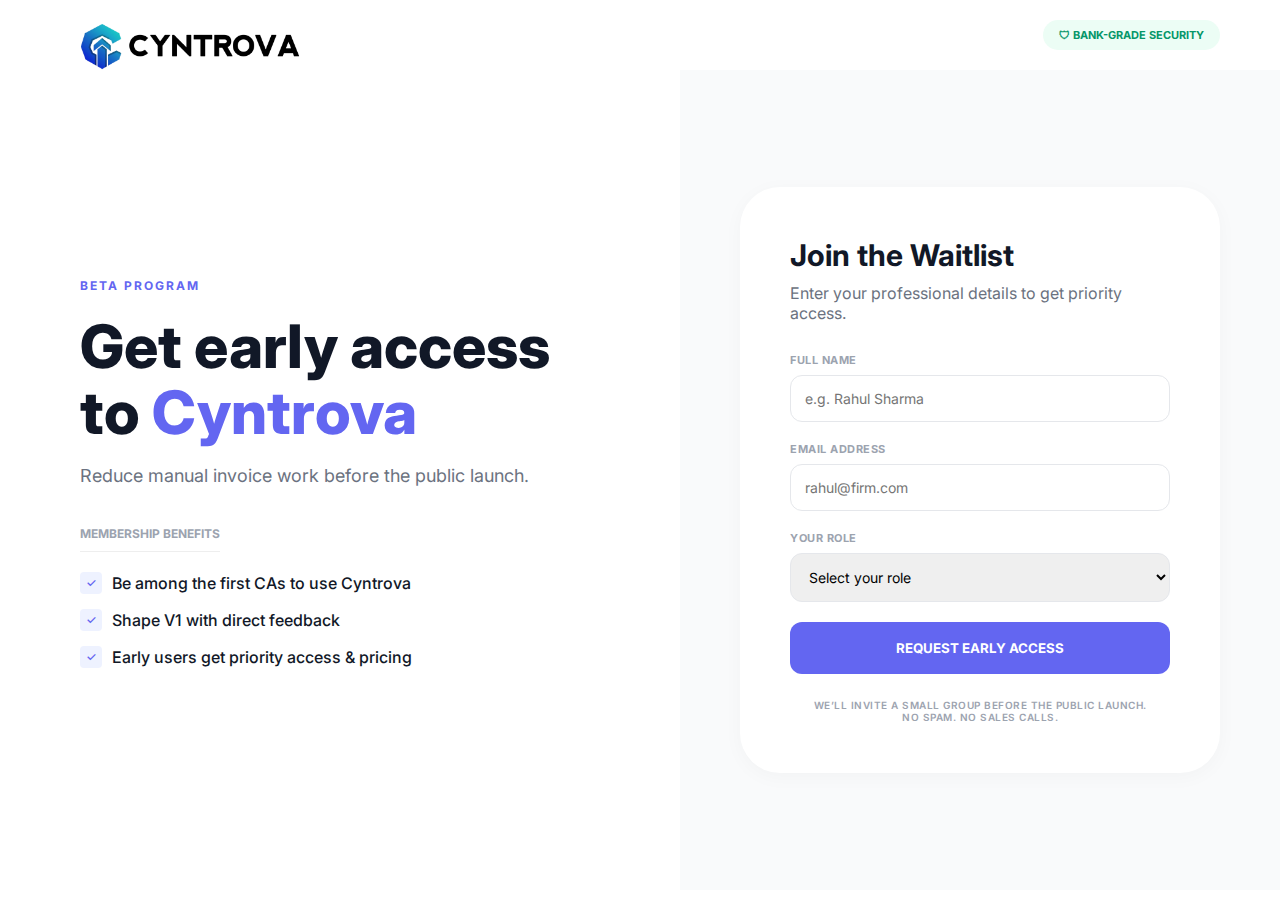
<file: FRONTEND/form.html>
<!DOCTYPE html>
<html lang="en">
<head>
    <meta charset="UTF-8">
    <meta name="viewport" content="width=device-width, initial-scale=1.0">
    <title>Cyntrova | Early Access</title>
    <link rel="stylesheet" href="./css/form.css">
    <link href="https://fonts.googleapis.com/css2?family=Inter:wght@400;500;600;700;800&display=swap" rel="stylesheet">
</head>
<body>

    <nav class="navbar">
        <div class="logo">
            <img src="./assets/20260114_120709.jpg" alt="logo">
        </div>
        <div class="security-badge">
            <span class="shield-icon">🛡</span> BANK-GRADE SECURITY
        </div>
    </nav>

    <main class="container">
        <section class="content-side">
            <p class="beta-tag">BETA PROGRAM</p>
            <h1>Get early access <br> to <span>Cyntrova</span></h1>
            <p class="description">Reduce manual invoice work before the public launch.</p>

            <div class="benefits">
                <p class="benefit-head">MEMBERSHIP BENEFITS</p>
                <ul>
                    <li><span class="check">✓</span> Be among the first CAs to use Cyntrova</li>
                    <li><span class="check">✓</span> Shape V1 with direct feedback</li>
                    <li><span class="check">✓</span> Early users get priority access & pricing</li>
                </ul>
            </div>
        </section>

        <section class="form-side">
            <div class="form-card">
                <h2>Join the Waitlist</h2>
                <p class="form-subtext">Enter your professional details to get priority access.</p>

                <form name="contact" method="POST" data-netlify="true" action="thank.html" netlify-honeypot="bot-field">
                    <input type="hidden" name="form-name" value="contact" />
                    <p style="display:none">
                        <label>Don’t fill this out: <input name="bot-field" /></label>
                    </p>

                    <div class="input-group">
                        <label>FULL NAME</label>
                        <input type="text" name="name" placeholder="e.g. Rahul Sharma" required>
                    </div>

                    <div class="input-group">
                        <label>EMAIL ADDRESS</label>
                        <input type="email" name="email" placeholder="rahul@firm.com" required>
                    </div>

                    <div class="input-group">
                        <label>YOUR ROLE</label>
                        <select name="role" required>
                            <option value="" disabled selected>Select your role</option>
                            <option value="ca">Chartered Accountant</option>
                            <option value="business-owner">Business Owner</option>
                            <option value="other">Other</option>
                        </select>
                    </div>

                    <button type="submit" class="submit-btn">REQUEST EARLY ACCESS</button>
                </form>

                <p class="footer-note">
                    WE’LL INVITE A SMALL GROUP BEFORE THE PUBLIC LAUNCH.<br>
                    NO SPAM. NO SALES CALLS.
                </p>
            </div>
        </section>
    </main>

</body>
</html>
</file>
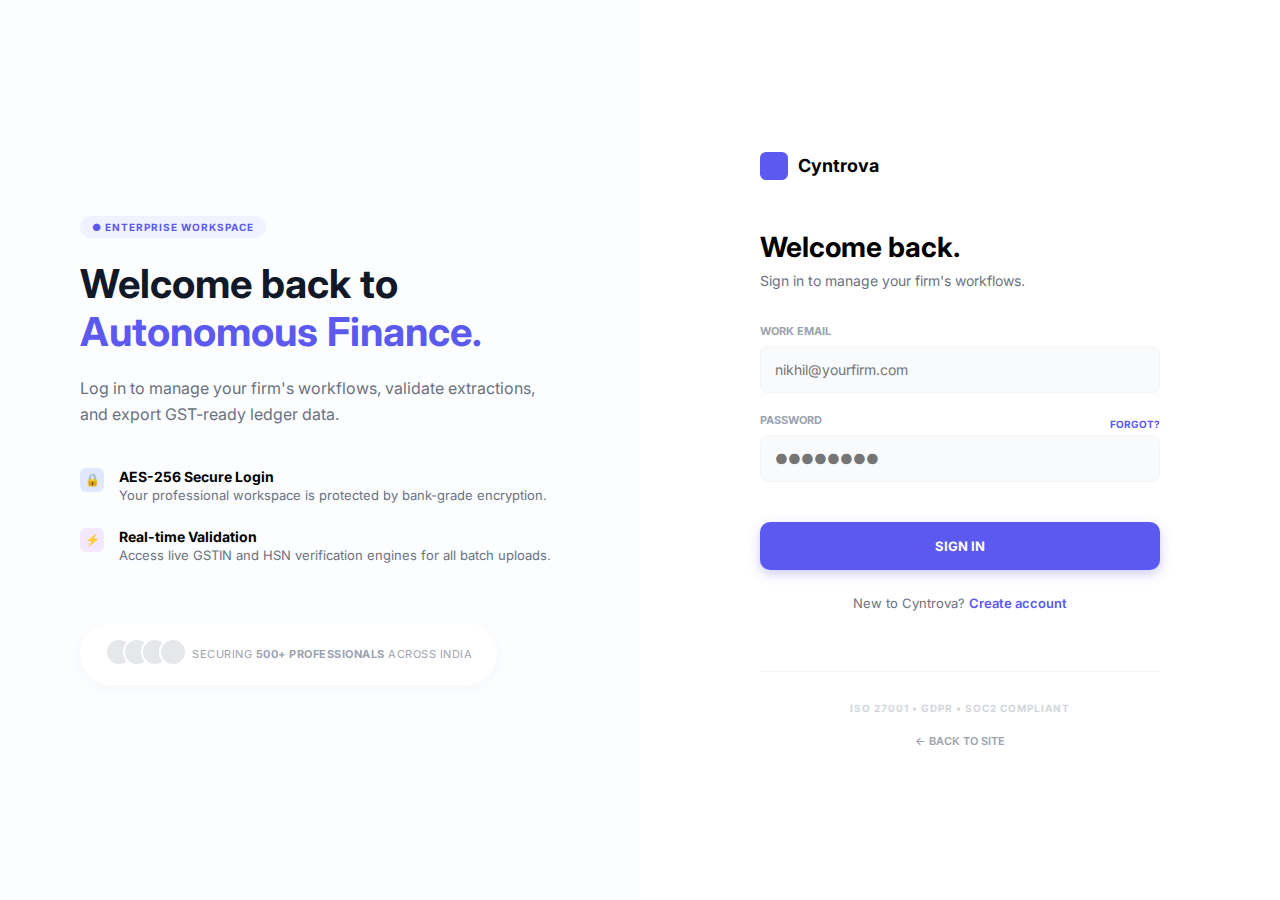
<file: FRONTEND/login.html>
<!DOCTYPE html>
<html lang="en">
<head>
    <meta charset="UTF-8">
    <meta name="viewport" content="width=device-width, initial-scale=1.0">
    <title>Cyntrova - Login</title>
    <link rel="stylesheet" href="./css/login.css"> 
    <link href="https://fonts.googleapis.com/css2?family=Inter:wght@400;500;600;700&display=swap" rel="stylesheet">
</head>
<body>
    <div class="auth-container">
        <section class="auth-info-side">
            <div class="info-content">
                <span class="auth-badge">● ENTERPRISE WORKSPACE</span>
                <h1>Welcome back to <span class="text-blue">Autonomous Finance.</span></h1>
                <p class="auth-subtitle">Log in to manage your firm's workflows, validate extractions, and export GST-ready ledger data.</p>
                
                <div class="auth-features">
                    <div class="feat-item">
                        <div class="feat-icon blue-bg">🔒</div>
                        <div class="feat-text">
                            <strong>AES-256 Secure Login</strong>
                            <p>Your professional workspace is protected by bank-grade encryption.</p>
                        </div>
                    </div>
                    <div class="feat-item">
                        <div class="feat-icon purple-bg">⚡</div>
                        <div class="feat-text">
                            <strong>Real-time Validation</strong>
                            <p>Access live GSTIN and HSN verification engines for all batch uploads.</p>
                        </div>
                    </div>
                </div>

                <div class="auth-trust-pill">
                    <div class="avatar-group">
                        <span></span><span></span><span></span><span></span>
                    </div>
                    <p>SECURING <strong>500+ PROFESSIONALS</strong> ACROSS INDIA</p>
                </div>
            </div>
        </section>

        <section class="auth-form-side">
            <div class="auth-form-wrapper">
                <div class="auth-logo">
                    <div class="logo-box"></div>
                    <span>Cyntrova</span>
                </div>
                
                <h2>Welcome back.</h2>
                <p class="form-desc">Sign in to manage your firm's workflows.</p>

                <form>
                    <div class="auth-input-group">
                        <label>WORK EMAIL</label>
                        <input type="email" placeholder="nikhil@yourfirm.com">
                    </div>

                    <div class="auth-input-group">
                        <div class="label-row">
                            <label>PASSWORD</label>
                            <a href="#" class="forgot-link">FORGOT?</a>
                        </div>
                        <input type="password" placeholder="●●●●●●●●">
                    </div>

                    <button type="submit" class="auth-submit-btn">SIGN IN</button>
                    
                    <p class="auth-switch">New to Cyntrova? <a href="accountcreate.html">Create account</a></p>
                </form>

                <div class="auth-footer">
                    <p class="compliance">ISO 27001 • GDPR • SOC2 COMPLIANT</p>
                    <a href="index.html" class="back-link">← BACK TO SITE</a>
                </div>
            </div>
        </section>
    </div>
</body>
</html>
</file>
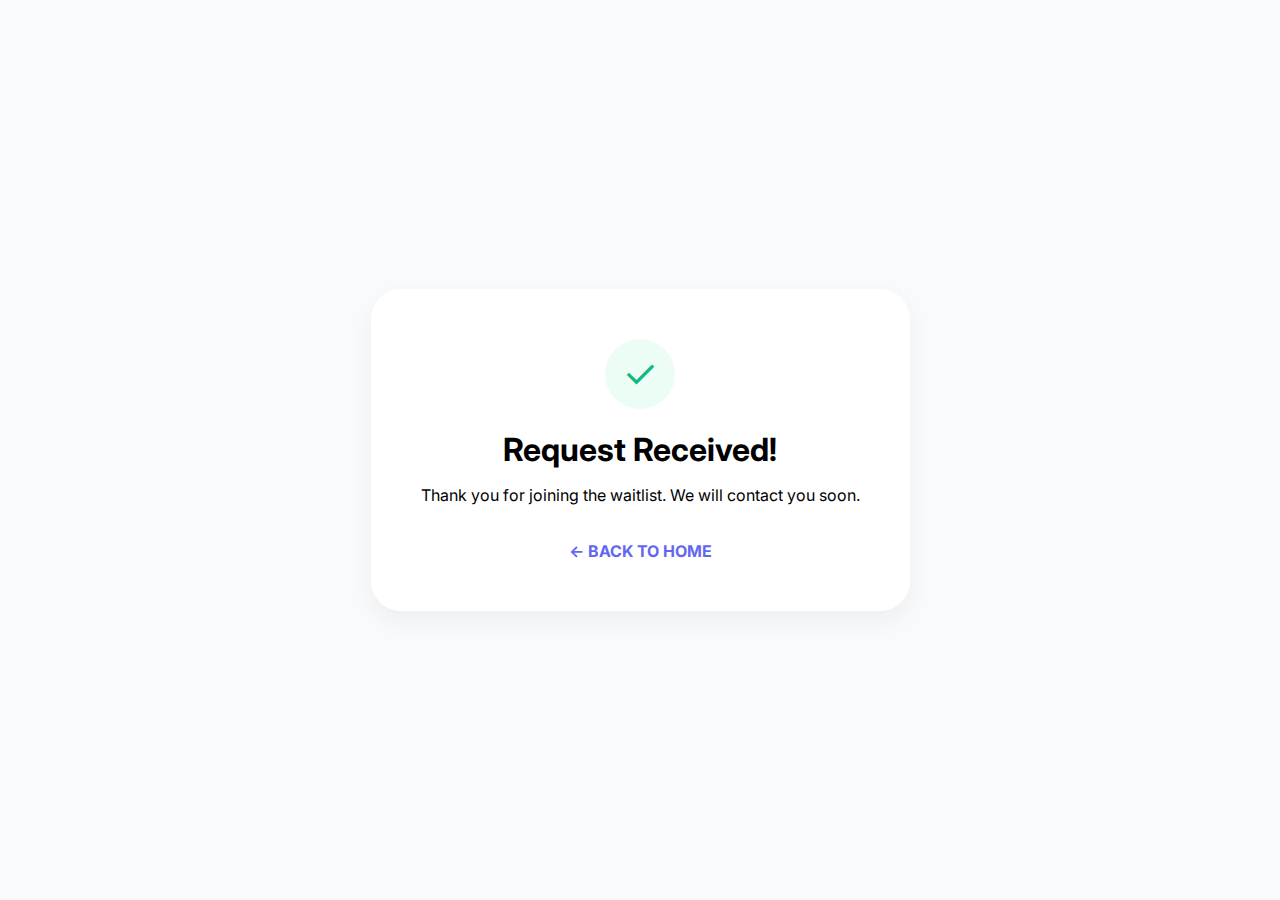
<file: FRONTEND/thank.html>
<!DOCTYPE html>
<html lang="en">
<head>
    <meta charset="UTF-8">
    <title>Success | Cyntrova</title>
    <link href="https://fonts.googleapis.com/css2?family=Inter:wght@400;700&display=swap" rel="stylesheet">
    <style>
        body { font-family: 'Inter', sans-serif; display: flex; align-items: center; justify-content: center; height: 100vh; margin: 0; background: #f9fafb; }
        .card { background: white; padding: 50px; border-radius: 30px; text-align: center; box-shadow: 0 10px 25px rgba(0,0,0,0.05); }
        .icon { font-size: 40px; color: #10b981; background: #ecfdf5; width: 70px; height: 70px; line-height: 70px; border-radius: 50%; margin: 0 auto 20px; }
        h1 { margin-bottom: 10px; }
        a { color: #6366f1; text-decoration: none; font-weight: 700; display: inline-block; margin-top: 20px; }
    </style>
</head>
<body>
    <div class="card">
        <div class="icon">✓</div>
        <h1>Request Received!</h1>
        <p>Thank you for joining the waitlist. We will contact you soon.</p>
        <a href="form.html">← BACK TO HOME</a>
    </div>
</body>
</html>
</file>
<file: FRONTEND/css/form.css>
:root {
    --primary-color: #6366f1;
    --text-dark: #111827;
    --text-light: #6b7280;
    --bg-light: #f9fafb;
}

* {
    margin: 0;
    padding: 0;
    box-sizing: border-box;
    font-family: 'Inter', sans-serif;
}

body { background-color: #ffffff; color: var(--text-dark); }

.navbar { display: flex; justify-content: space-between; align-items: center; padding: 20px 60px; }
.logo { display: flex; align-items: center; gap: 10px; font-weight: 800; letter-spacing: 1px; }
.logo img { height: 250px; position: absolute; }

.security-badge {
    background: #ecfdf5;
    color: #059669;
    font-size: 11px;
    font-weight: 700;
    padding: 8px 16px;
    border-radius: 20px;
}

.container { display: flex; min-height: calc(100vh - 80px); }
.content-side { flex: 1; padding: 80px; display: flex; flex-direction: column; justify-content: center; }
.form-side { flex: 1; background-color: var(--bg-light); display: flex; align-items: center; justify-content: center; padding: 40px; }

.beta-tag { color: var(--primary-color); font-weight: 700; font-size: 12px; letter-spacing: 2px; margin-bottom: 20px; }
h1 { font-size: 60px; font-weight: 800; line-height: 1.1; margin-bottom: 20px; }
h1 span { color: var(--primary-color); }
.description { font-size: 18px; color: var(--text-light); margin-bottom: 40px; }

.benefit-head { font-size: 12px; font-weight: 700; color: #9ca3af; margin-bottom: 20px; border-bottom: 1px solid #eee; padding-bottom: 10px; width: fit-content; }
ul { list-style: none; }
li { margin-bottom: 15px; display: flex; align-items: center; gap: 10px; font-weight: 500; }
.check { color: var(--primary-color); background: #eef2ff; width: 22px; height: 22px; display: flex; align-items: center; justify-content: center; border-radius: 4px; font-size: 12px; }

.form-card { background: white; padding: 50px; border-radius: 40px; width: 100%; max-width: 480px; box-shadow: 0 4px 20px rgba(0,0,0,0.03); }
h2 { font-size: 30px; margin-bottom: 10px; }
.form-subtext { color: var(--text-light); margin-bottom: 30px; }

.input-group { margin-bottom: 20px; }
.input-group label { display: block; font-size: 11px; font-weight: 700; color: #9ca3af; margin-bottom: 8px; letter-spacing: 0.5px; }
input, select { width: 100%; padding: 14px; border: 1px solid #e5e7eb; border-radius: 12px; font-size: 14px; outline: none; }

.submit-btn {
    width: 100%; background-color: var(--primary-color); color: white; padding: 18px;
    border: none; border-radius: 12px; font-weight: 700; cursor: pointer; transition: 0.3s;
}
.submit-btn:hover { background-color: #4f46e5; }
.footer-note { text-align: center; font-size: 10px; color: #9ca3af; margin-top: 25px; font-weight: 600; letter-spacing: 0.5px; }
</file>
<file: FRONTEND/css/login.css>
:root {
    --primary-blue: #5c59f0;
    --text-main: #111827;
    --text-light: #6b7280;
    --bg-gray: #f9fafb;
}

* { margin: 0; padding: 0; box-sizing: border-box; font-family: 'Inter', sans-serif; }

.auth-container { display: flex; min-height: 100vh; }

/* Left Side Styling */
.auth-info-side {
    flex: 1;
    background-color: #fcfdfe;
    display: flex;
    align-items: center;
    justify-content: center;
    padding: 40px;
}

.info-content { max-width: 480px; }

.auth-badge {
    color: var(--primary-blue);
    font-size: 10px;
    font-weight: 700;
    letter-spacing: 1px;
    background: #f0f2ff;
    padding: 5px 12px;
    border-radius: 20px;
}

.auth-info-side h1 { font-size: 40px; margin-top: 25px; line-height: 1.2; color: var(--text-main); }
.text-blue { color: var(--primary-blue); }
.auth-subtitle { color: var(--text-light); margin: 20px 0 40px; line-height: 1.6; }

.auth-features { display: flex; flex-direction: column; gap: 25px; }
.feat-item { display: flex; gap: 15px; }
.feat-icon { 
    width: 24px; height: 24px; border-radius: 6px; 
    display: flex; align-items: center; justify-content: center; font-size: 12px;
}
.blue-bg { background: #e0e7ff; }
.purple-bg { background: #f3e8ff; }
.feat-text strong { display: block; font-size: 14px; margin-bottom: 2px; }
.feat-text p { font-size: 13px; color: var(--text-light); }

.auth-trust-pill {
    margin-top: 60px; display: flex; align-items: center; gap: 15px;
    background: white; padding: 15px 25px; border-radius: 50px;
    box-shadow: 0 4px 15px rgba(0,0,0,0.03); width: fit-content;
}
.avatar-group span { width: 28px; height: 28px; background: #e5e7eb; border-radius: 50%; border: 2px solid white; margin-right: -10px; display: inline-block; }
.auth-trust-pill p { font-size: 11px; color: #9ca3af; letter-spacing: 0.5px; }

/* Right Side Styling */
.auth-form-side { flex: 1; display: flex; align-items: center; justify-content: center; padding: 40px; }
.auth-form-wrapper { width: 100%; max-width: 400px; }

.auth-logo { display: flex; align-items: center; gap: 10px; font-weight: 700; font-size: 18px; margin-bottom: 50px; }
.logo-box { width: 28px; height: 28px; background: var(--primary-blue); border-radius: 6px; }

.auth-form-side h2 { font-size: 28px; margin-bottom: 8px; }
.form-desc { color: var(--text-light); font-size: 14px; margin-bottom: 35px; }

.auth-input-group { margin-bottom: 20px; }
.auth-input-group label { display: block; font-size: 11px; font-weight: 700; color: #9ca3af; margin-bottom: 8px; }
.label-row { display: flex; justify-content: space-between; align-items: center; }
.forgot-link { font-size: 10px; color: var(--primary-blue); text-decoration: none; font-weight: 700; }

input {
    width: 100%; padding: 14px; background: #f9fafb; border: 1px solid #f3f4f6;
    border-radius: 8px; font-size: 14px;
}

.auth-submit-btn {
    width: 100%; background: var(--primary-blue); color: white; padding: 16px;
    border: none; border-radius: 10px; font-weight: 700; font-size: 13px;
    cursor: pointer; margin-top: 20px; box-shadow: 0 4px 12px rgba(92, 89, 240, 0.3);
}

.auth-switch { text-align: center; margin-top: 25px; font-size: 13px; color: var(--text-light); }
.auth-switch a { color: var(--primary-blue); text-decoration: none; font-weight: 600; }

.auth-footer { margin-top: 60px; text-align: center; border-top: 1px solid #f3f4f6; padding-top: 30px; }
.compliance { font-size: 10px; color: #d1d5db; font-weight: 700; letter-spacing: 1px; margin-bottom: 15px; }
.back-link { font-size: 11px; color: #9ca3af; text-decoration: none; font-weight: 600; }
</file>
